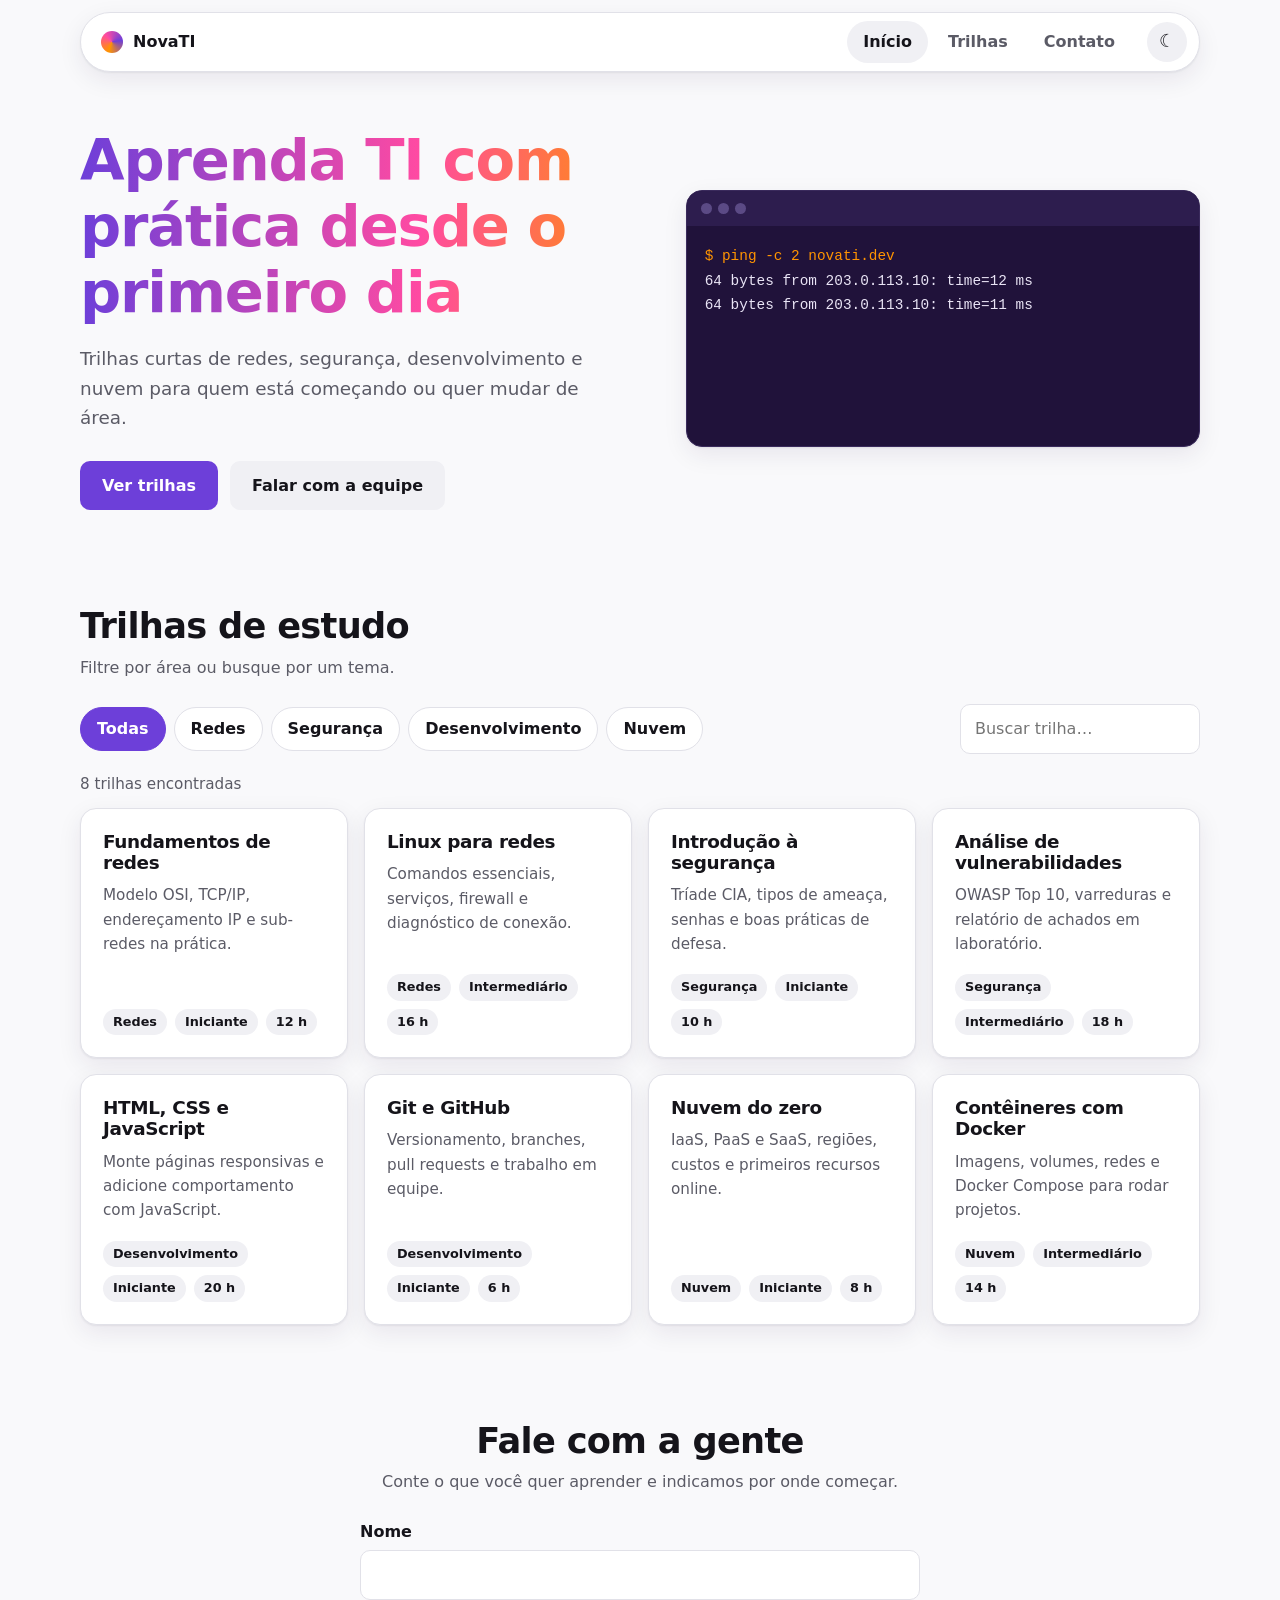
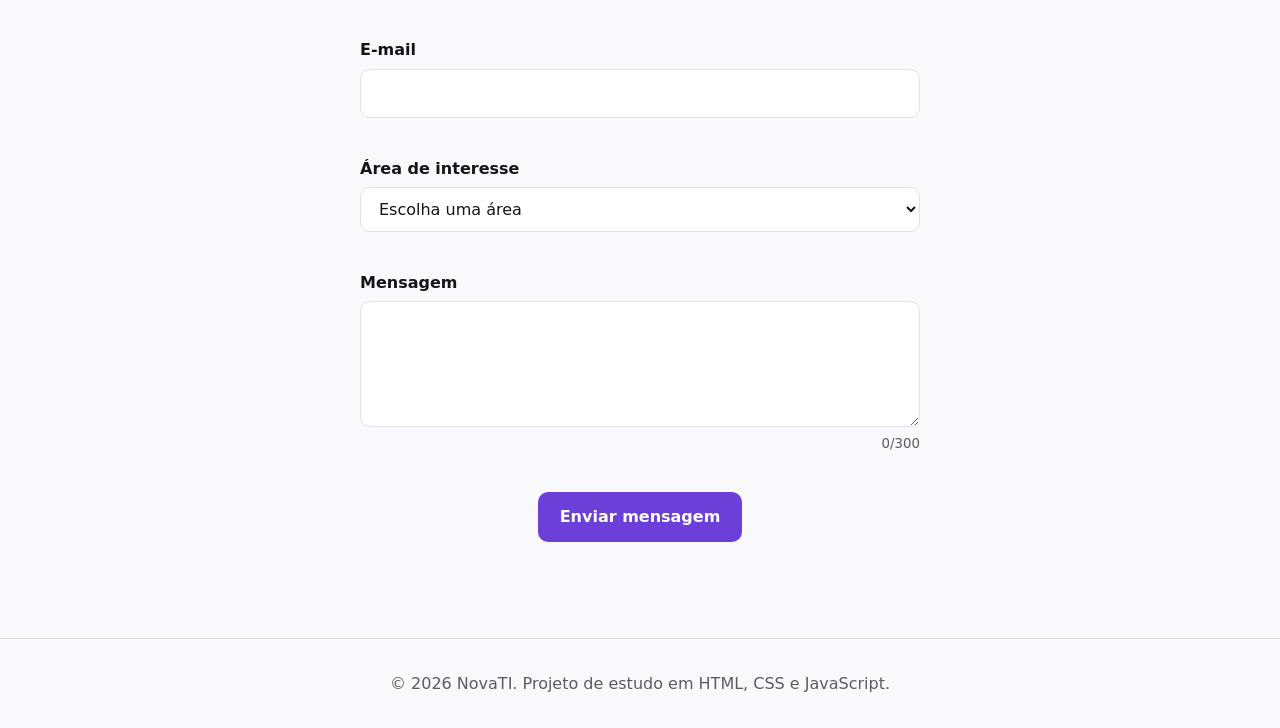
<file: index.html>
<!DOCTYPE html>
<html lang="pt-BR">
<head>
  <meta charset="UTF-8">
  <meta name="viewport" content="width=device-width, initial-scale=1">
  <title>NovaTI — Trilhas e guias de tecnologia</title>
  <meta name="description" content="Trilhas práticas de redes, segurança, desenvolvimento e nuvem para quem está começando em TI.">
  <link rel="stylesheet" href="style.css">
</head>
<body>
  <a class="skip" href="#conteudo">Ir para o conteúdo</a>

  <header class="topo">
    <a class="marca" href="#inicio" aria-label="NovaTI, página inicial">
      <span class="marca-icone" aria-hidden="true"></span>NovaTI
    </a>
    <nav class="abas" id="menu" aria-label="Principal">
      <a href="#inicio" class="aba ativa">Início</a>
      <a href="#trilhas" class="aba">Trilhas</a>
      <a href="#contato" class="aba">Contato</a>
    </nav>
    <div class="acoes">
      <button class="btn-icone" id="tema" type="button" aria-label="Alternar modo escuro" aria-pressed="false">
        <span class="icone-tema" aria-hidden="true"></span>
      </button>
      <button class="btn-icone menu-btn" id="menuBtn" type="button" aria-label="Abrir menu" aria-expanded="false" aria-controls="menu">☰</button>
    </div>
  </header>

  <main id="conteudo">
    <section class="hero" id="inicio">
      <div class="hero-texto">
        <h1>Aprenda TI com prática desde o primeiro dia</h1>
        <p>Trilhas curtas de redes, segurança, desenvolvimento e nuvem para quem está começando ou quer mudar de área.</p>
        <div class="hero-botoes">
          <a class="btn btn-primario" href="#trilhas">Ver trilhas</a>
          <a class="btn btn-sec" href="#contato">Falar com a equipe</a>
        </div>
      </div>
      <div class="terminal" aria-label="Exemplo de comando no terminal">
        <div class="terminal-barra"><i></i><i></i><i></i></div>
        <pre id="terminalTexto" aria-live="off"></pre>
      </div>
    </section>

    <section class="secao" id="trilhas">
      <h2>Trilhas de estudo</h2>
      <p class="sub">Filtre por área ou busque por um tema.</p>
      <div class="filtros">
        <div class="chips" role="group" aria-label="Filtrar por área">
          <button class="chip ativo" data-cat="todas" type="button">Todas</button>
          <button class="chip" data-cat="redes" type="button">Redes</button>
          <button class="chip" data-cat="seguranca" type="button">Segurança</button>
          <button class="chip" data-cat="dev" type="button">Desenvolvimento</button>
          <button class="chip" data-cat="nuvem" type="button">Nuvem</button>
        </div>
        <label class="busca">
          <span class="sr">Buscar trilha</span>
          <input type="search" id="busca" placeholder="Buscar trilha…" autocomplete="off">
        </label>
      </div>
      <p class="contagem" id="contagem" aria-live="polite"></p>
      <div class="grade" id="grade"></div>
      <p class="vazio" id="vazio" hidden>Nenhuma trilha encontrada. Limpe a busca ou escolha outra área.</p>
    </section>

    <section class="secao" id="contato">
      <h2>Fale com a gente</h2>
      <p class="sub">Conte o que você quer aprender e indicamos por onde começar.</p>
      <form id="form" class="form" novalidate>
        <div class="campo">
          <label for="nome">Nome</label>
          <input id="nome" name="nome" type="text" required minlength="2" autocomplete="name">
          <small class="erro" id="erro-nome"></small>
        </div>
        <div class="campo">
          <label for="email">E-mail</label>
          <input id="email" name="email" type="email" required autocomplete="email">
          <small class="erro" id="erro-email"></small>
        </div>
        <div class="campo">
          <label for="area">Área de interesse</label>
          <select id="area" name="area" required>
            <option value="">Escolha uma área</option>
            <option>Redes</option>
            <option>Segurança</option>
            <option>Desenvolvimento</option>
            <option>Nuvem</option>
          </select>
          <small class="erro" id="erro-area"></small>
        </div>
        <div class="campo">
          <label for="msg">Mensagem</label>
          <textarea id="msg" name="msg" rows="4" required minlength="10" maxlength="300"></textarea>
          <small class="dica"><span id="cont">0</span>/300</small>
          <small class="erro" id="erro-msg"></small>
        </div>
        <button class="btn btn-primario" type="submit">Enviar mensagem</button>
      </form>
    </section>
  </main>

  <footer class="rodape">
    <p>© <span id="ano"></span> NovaTI. Projeto de estudo em HTML, CSS e JavaScript.</p>
  </footer>

  <div class="toast" id="toast" role="status" aria-live="polite"></div>
  <script src="script.js"></script>
</body>
</html>
</file>
<file: style.css>
/* Paleta inspirada na interface do Firefox: roxo profundo, violeta, laranja e rosa */
:root {
  --bg: #f9f9fb;
  --superficie: #ffffff;
  --superficie-2: #f0f0f4;
  --texto: #15141a;
  --texto-suave: #5b5b66;
  --borda: #e1e1e8;
  --violeta: #6d3fd9;
  --laranja: #ff9400;
  --rosa: #ff4aa2;
  --foco: #0060df;
  --raio: 16px;
  --sombra: 0 1px 2px rgba(21, 20, 26, .06), 0 8px 24px rgba(32, 18, 58, .08);
  --fonte: "Segoe UI", system-ui, -apple-system, "Helvetica Neue", Arial, sans-serif;
  --mono: ui-monospace, "Cascadia Code", Consolas, Menlo, monospace;
  color-scheme: light;
}
:root[data-tema="escuro"] {
  --bg: #1c1b22;
  --superficie: #2b2a33;
  --superficie-2: #38373f;
  --texto: #fbfbfe;
  --texto-suave: #b0afbb;
  --borda: #444350;
  --violeta: #a77bff;
  --sombra: 0 1px 2px rgba(0, 0, 0, .3), 0 8px 24px rgba(0, 0, 0, .25);
  color-scheme: dark;
}

*, *::before, *::after { box-sizing: border-box; }
html { scroll-behavior: smooth; scroll-padding-top: 88px; }
body {
  margin: 0; background: var(--bg); color: var(--texto);
  font-family: var(--fonte); font-size: 1rem; line-height: 1.6;
}
h1, h2, h3 { line-height: 1.15; margin: 0; letter-spacing: -.02em; }
p { margin: 0; }
a { color: inherit; }
:focus-visible { outline: 3px solid var(--foco); outline-offset: 2px; }
.sr { position: absolute; width: 1px; height: 1px; overflow: hidden; clip: rect(0 0 0 0); }
.skip { position: absolute; left: 12px; top: -60px; background: var(--superficie); padding: 8px 14px; border-radius: 8px; z-index: 20; }
.skip:focus { top: 12px; }

/* Topo flutuante, com abas arredondadas */
.topo {
  position: sticky; top: 12px; z-index: 10;
  display: flex; align-items: center; gap: 16px;
  margin: 12px auto 0; width: min(1120px, calc(100% - 24px));
  padding: 8px 12px; background: var(--superficie);
  border: 1px solid var(--borda); border-radius: 999px; box-shadow: var(--sombra);
}
.marca { display: flex; align-items: center; gap: 10px; font-weight: 700; text-decoration: none; padding: 0 8px; }
.marca-icone {
  width: 22px; height: 22px; border-radius: 50%;
  background: conic-gradient(from 200deg, var(--laranja), var(--rosa), var(--violeta), var(--laranja));
}
.abas { display: flex; gap: 4px; margin-left: auto; }
.aba { text-decoration: none; padding: 8px 16px; border-radius: 999px; color: var(--texto-suave); font-weight: 600; transition: background .15s, color .15s; }
.aba:hover { background: var(--superficie-2); color: var(--texto); }
.aba.ativa { background: var(--superficie-2); color: var(--texto); }
.acoes { display: flex; gap: 6px; }
.btn-icone {
  width: 40px; height: 40px; border-radius: 50%; border: 0; cursor: pointer;
  background: var(--superficie-2); color: var(--texto); font-size: 1.1rem;
  display: grid; place-items: center;
}
.btn-icone:hover { background: var(--borda); }
.icone-tema::before { content: "☾"; }
:root[data-tema="escuro"] .icone-tema::before { content: "☀"; }
.menu-btn { display: none; }

/* Hero */
.hero {
  width: min(1120px, calc(100% - 32px)); margin: 56px auto 0;
  display: grid; grid-template-columns: 1.1fr 1fr; gap: 40px; align-items: center;
}
.hero h1 {
  font-size: clamp(2.2rem, 5vw, 3.6rem); font-weight: 800;
  background: linear-gradient(90deg, var(--violeta), var(--rosa) 60%, var(--laranja));
  -webkit-background-clip: text; background-clip: text; color: transparent;
}
.hero p { margin-top: 18px; max-width: 46ch; color: var(--texto-suave); font-size: 1.15rem; }
.hero-botoes { display: flex; flex-wrap: wrap; gap: 12px; margin-top: 28px; }

.btn {
  display: inline-block; padding: 12px 22px; border-radius: 10px; border: 0;
  font: inherit; font-weight: 700; text-decoration: none; cursor: pointer;
  transition: transform .1s, filter .15s;
}
.btn:active { transform: scale(.98); }
.btn-primario { background: var(--violeta); color: #fff; }
:root[data-tema="escuro"] .btn-primario { color: #15141a; }
.btn-primario:hover { filter: brightness(1.1); }
.btn-sec { background: var(--superficie-2); color: var(--texto); }
.btn-sec:hover { background: var(--borda); }

.terminal {
  background: #20123a; color: #e9e4f5; border-radius: var(--raio);
  box-shadow: var(--sombra); overflow: hidden; border: 1px solid #3a2a5c;
}
.terminal-barra { display: flex; gap: 6px; padding: 12px 14px; background: #2d1d4e; }
.terminal-barra i { width: 11px; height: 11px; border-radius: 50%; background: #5b4a85; }
.terminal pre { margin: 0; padding: 18px; min-height: 220px; font-family: var(--mono); font-size: .9rem; line-height: 1.7; white-space: pre-wrap; }
.terminal .ok { color: #7ee2a8; }
.terminal .pr { color: var(--laranja); }

/* Seções */
.secao { width: min(1120px, calc(100% - 32px)); margin: 96px auto 0; }
.secao h2 { font-size: clamp(1.6rem, 3vw, 2.2rem); }
.sub { color: var(--texto-suave); margin-top: 8px; }

.filtros { display: flex; flex-wrap: wrap; gap: 14px; justify-content: space-between; align-items: center; margin-top: 24px; }
.chips { display: flex; flex-wrap: wrap; gap: 8px; }
.chip {
  font: inherit; font-weight: 600; padding: 8px 16px; border-radius: 999px; cursor: pointer;
  background: var(--superficie); color: var(--texto); border: 1px solid var(--borda);
}
.chip:hover { background: var(--superficie-2); }
.chip.ativo { background: var(--violeta); border-color: var(--violeta); color: #fff; }
:root[data-tema="escuro"] .chip.ativo { color: #15141a; }
.busca input, .campo input, .campo select, .campo textarea {
  width: 100%; font: inherit; color: var(--texto); background: var(--superficie);
  border: 1px solid var(--borda); border-radius: 10px; padding: 11px 14px;
}
.busca input { min-width: 240px; }
.contagem { margin-top: 18px; color: var(--texto-suave); font-size: .95rem; }

.grade { display: grid; grid-template-columns: repeat(auto-fill, minmax(260px, 1fr)); gap: 16px; margin-top: 12px; }
.card {
  background: var(--superficie); border: 1px solid var(--borda); border-radius: var(--raio);
  padding: 22px; display: flex; flex-direction: column; gap: 10px; box-shadow: var(--sombra);
}
.card h3 { font-size: 1.15rem; }
.card p { color: var(--texto-suave); font-size: .95rem; }
.card .meta { margin-top: auto; padding-top: 8px; display: flex; gap: 8px; flex-wrap: wrap; }
.tag { font-size: .8rem; font-weight: 600; padding: 3px 10px; border-radius: 999px; background: var(--superficie-2); }
.vazio { margin-top: 24px; padding: 24px; text-align: center; background: var(--superficie); border: 1px dashed var(--borda); border-radius: var(--raio); color: var(--texto-suave); }

/* Formulário */
.form { margin-top: 24px; max-width: 560px; display: grid; gap: 18px; }
.campo { display: grid; gap: 6px; }
.campo label { font-weight: 600; }
.campo textarea { resize: vertical; }
.campo [aria-invalid="true"] { border-color: #d70022; }
.erro { color: #d70022; min-height: 1em; }
:root[data-tema="escuro"] .erro { color: #ff6a8d; }
.dica { color: var(--texto-suave); text-align: right; }

.rodape { margin-top: 96px; padding: 32px 16px; text-align: center; color: var(--texto-suave); border-top: 1px solid var(--borda); }

.toast {
  position: fixed; left: 50%; bottom: 24px; transform: translate(-50%, 24px); opacity: 0; pointer-events: none;
  background: var(--texto); color: var(--bg); padding: 12px 20px; border-radius: 12px; font-weight: 600;
  transition: opacity .2s, transform .2s; z-index: 30;
}
.toast.mostra { opacity: 1; transform: translate(-50%, 0); }

/* Responsivo */
@media (max-width: 800px) {
  .hero { grid-template-columns: 1fr; margin-top: 40px; }
  .menu-btn { display: grid; }
  .topo { border-radius: 24px; flex-wrap: wrap; }
  .abas { display: none; flex-basis: 100%; flex-direction: column; margin: 0; }
  .abas.aberto { display: flex; }
  .acoes { margin-left: auto; }
  .busca, .busca input { width: 100%; }
}
@media (prefers-reduced-motion: reduce) {
  html { scroll-behavior: auto; }
  * { transition: none !important; }
}

/* Centraliza a seção de contato */
#contato {
  text-align: center;
}

#contato .form {
  margin-inline: auto; /* centraliza o bloco do formulário */
  text-align: left;    /* mantém rótulos e campos alinhados à esquerda, mais fácil de ler */
}

#contato .form .btn {
  justify-self: center;
}
</file>
